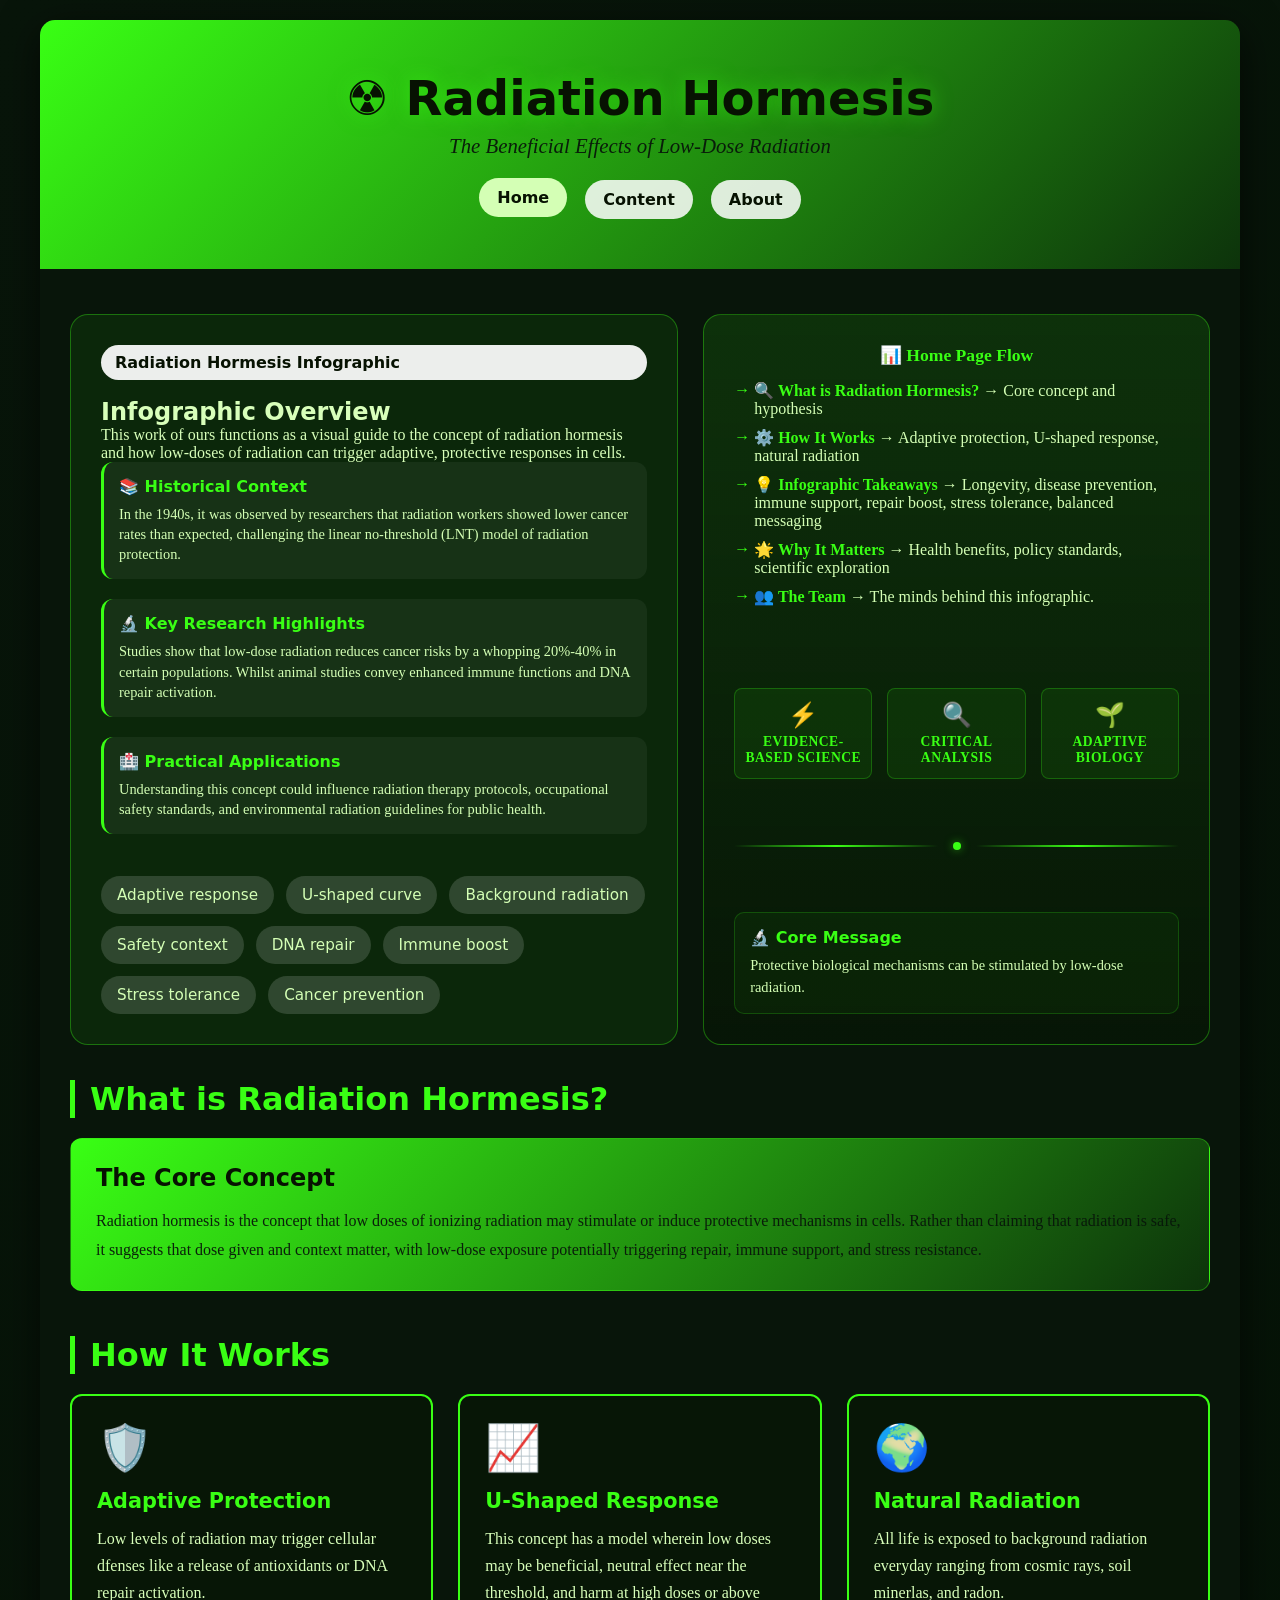
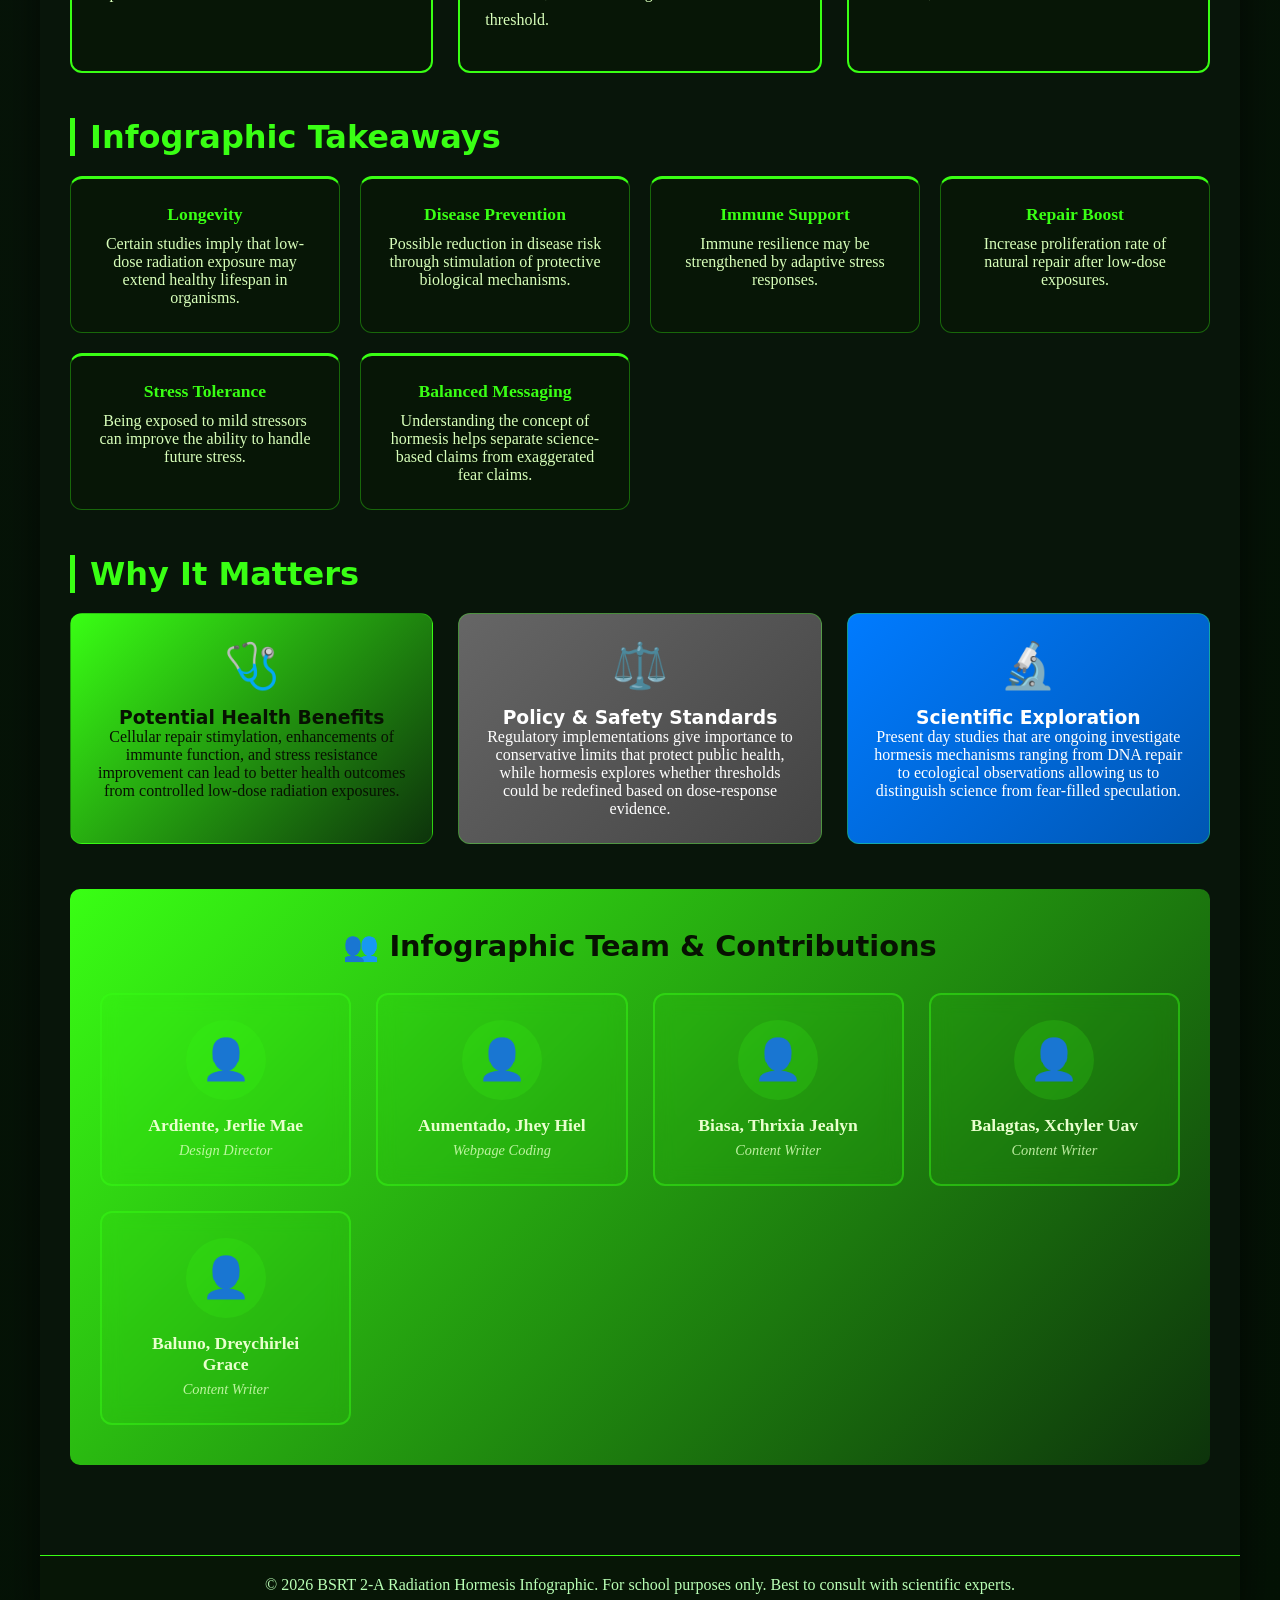
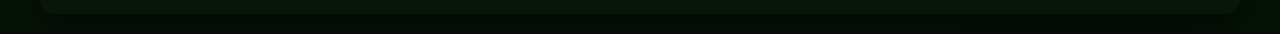
<file: index.html>
<!DOCTYPE html>
<html lang="en">
<head>
    <meta charset="UTF-8">
    <meta name="viewport" content="width=device-width, initial-scale=1.0">
    <title>Radiation Hormesis - Overview</title>
    <link rel="stylesheet" href="style.css">
</head>
<body>
    <div class="container">
        <div class="header">
            <h1>☢️ Radiation Hormesis</h1>
            <p>The Beneficial Effects of Low-Dose Radiation</p>
            <nav class="main-nav">
                <a href="index.html" class="active">Home</a>
                <a href="content.html">Content</a>
                <a href="about.html">About</a>
            </nav>
        </div>

        <div class="content">
            <div class="hero-grid">
                <div class="hero-card">
                    <span class="hero-badge">Radiation Hormesis Infographic</span>
                    <h2>Infographic Overview</h2>
                    <p>This work of ours functions as a visual guide to the concept of radiation hormesis and how low-doses of radiation can trigger adaptive, protective responses in cells.</p>
                    
                    <div class="overview-section">
                        <h4>📚 Historical Context</h4>
                        <p>In the 1940s, it was observed by researchers that radiation workers showed lower cancer rates than expected, challenging the linear no-threshold (LNT) model of radiation protection.</p>
                    </div>
                    
                    <div class="overview-section">
                        <h4>🔬 Key Research Highlights</h4>
                        <p>Studies show that low-dose radiation reduces cancer risks by a whopping 20%-40% in certain populations. Whilst animal studies convey enhanced immune functions and DNA repair activation.</p>
                    </div>
                    
                    <div class="overview-section">
                        <h4>🏥 Practical Applications</h4>
                        <p>Understanding this concept could influence radiation therapy protocols, occupational safety standards, and environmental radiation guidelines for public health.</p>
                    </div>
                    
                    <div class="fact-list">
                        <span class="fact-pill">Adaptive response</span>
                        <span class="fact-pill">U-shaped curve</span>
                        <span class="fact-pill">Background radiation</span>
                        <span class="fact-pill">Safety context</span>
                        <span class="fact-pill">DNA repair</span>
                        <span class="fact-pill">Immune boost</span>
                        <span class="fact-pill">Stress tolerance</span>
                        <span class="fact-pill">Cancer prevention</span>
                    </div>
                </div>
                <div class="hero-card hero-highlight">
                    
                    <div class="mind-map">
                        <div class="mind-center">📊 Home Page Flow</div>
                        <div class="mind-branch">
                            <span>🔍 What is Radiation Hormesis?</span> → Core concept and hypothesis
                        </div>
                        <div class="mind-branch">
                            <span>⚙️ How It Works</span> → Adaptive protection, U-shaped response, natural radiation
                        </div>
                        <div class="mind-branch">
                            <span>💡 Infographic Takeaways</span> → Longevity, disease prevention, immune support, repair boost, stress tolerance, balanced messaging
                        </div>
                        <div class="mind-branch">
                            <span>🌟 Why It Matters</span> → Health benefits, policy standards, scientific exploration
                        </div>
                        <div class="mind-branch">
                            <span>👥 The Team</span> → The minds behind this infographic.
                        </div>
                    </div>
                    
                    <div class="design-element">
                        <div class="design-accent">
                            <span class="accent-icon">⚡</span>
                            <span class="accent-text">Evidence-Based Science</span>
                        </div>
                        <div class="design-accent">
                            <span class="accent-icon">🔍</span>
                            <span class="accent-text">Critical Analysis</span>
                        </div>
                        <div class="design-accent">
                            <span class="accent-icon">🌱</span>
                            <span class="accent-text">Adaptive Biology</span>
                        </div>
                    </div>
                    
                    <div class="visual-separator">
                        <div class="separator-line"></div>
                        <div class="separator-dot"></div>
                        <div class="separator-line"></div>
                    </div>
                    
                    <div class="key-insight">
                        <h4>🔬 Core Message</h4>
                        <p>Protective biological mechanisms can be stimulated by low-dose radiation.</p>
                    </div>
                </div>
            </div>

            <div class="section">
                <h2 class="section-title">What is Radiation Hormesis?</h2>
                <div class="mechanism">
                    <h3>The Core Concept</h3>
                    <p>Radiation hormesis is the concept that low doses of ionizing radiation may stimulate or induce protective mechanisms in cells. Rather than claiming that radiation is safe, it suggests that dose given and context matter, with low-dose exposure potentially triggering repair, immune support, and stress resistance.</p>
                </div>
            </div>

            <div class="section">
                <h2 class="section-title">How It Works</h2>
                <div class="context-grid">
                    <div class="context-card">
                        <div class="context-card-icon">🛡️</div>
                        <h3>Adaptive Protection</h3>
                        <p>Low levels of radiation may trigger cellular dfenses like a release of antioxidants or DNA repair activation.</p>
                    </div>
                    <div class="context-card">
                        <div class="context-card-icon">📈</div>
                        <h3>U-Shaped Response</h3>
                        <p>This concept has a model wherein low doses may be beneficial, neutral effect near the threshold, and harm at high doses or above threshold.</p>
                    </div>
                    <div class="context-card">
                        <div class="context-card-icon">🌍</div>
                        <h3>Natural Radiation</h3>
                        <p>All life is exposed to background radiation everyday ranging from cosmic rays, soil minerlas, and radon.</p>
                    </div>
                </div>
            </div>

            <div class="section">
                <h2 class="section-title">Infographic Takeaways</h2>
                <div class="benefits">
                    <div class="benefit-item">
                        <strong>Longevity</strong>
                        <p>Certain studies imply that low-dose radiation exposure may extend healthy lifespan in organisms.</p>
                    </div>
                    <div class="benefit-item">
                        <strong>Disease Prevention</strong>
                        <p>Possible reduction in disease risk through stimulation of protective biological mechanisms.</p>
                    </div>
                    <div class="benefit-item">
                        <strong>Immune Support</strong>
                        <p>Immune resilience may be strengthened by adaptive stress responses.</p>
                    </div>
                    <div class="benefit-item">
                        <strong>Repair Boost</strong>
                        <p>Increase proliferation rate of natural repair after low-dose exposures.</p>
                    </div>
                    <div class="benefit-item">
                        <strong>Stress Tolerance</strong>
                        <p>Being exposed to mild stressors can improve the ability to handle future stress.</p>
                    </div>
                    <div class="benefit-item">
                        <strong>Balanced Messaging</strong>
                        <p>Understanding the concept of hormesis helps separate science-based claims from exaggerated fear claims.</p>
                    </div>
                </div>
            </div>

            <div class="section">
                <h2 class="section-title">Why It Matters</h2>
                <div class="context-grid">
                    <div class="spotlight-panel health-spotlight">
                        <div class="context-card-icon" style="font-weight: bold;">🩺</div>
                        <h3>Potential Health Benefits</h3>
                        <p>Cellular repair stimylation, enhancements of immunte function, and stress resistance improvement can lead to better health outcomes from controlled low-dose radiation exposures.</p>
                    </div>
                    <div class="spotlight-panel policy-spotlight">
                        <div class="context-card-icon" style="font-weight: bold;">⚖️</div>
                        <h3>Policy & Safety Standards</h3>
                        <p>Regulatory implementations give importance to conservative limits that protect public health, while hormesis explores whether thresholds could be redefined based on dose-response evidence.</p>
                    </div>
                    <div class="spotlight-panel science-spotlight">
                        <div class="context-card-icon" style="font-weight: bold;">🔬</div>
                        <h3>Scientific Exploration</h3>
                        <p>Present day studies that are ongoing investigate hormesis mechanisms ranging from DNA repair to ecological observations allowing us to distinguish science from fear-filled speculation.</p>
                    </div>
                </div>
            </div>

            <div class="section members-section">
                <h2>👥 Infographic Team & Contributions</h2>
                <div class="members-grid">
                    <div class="member-card">
                        <div class="member-avatar">👤</div>
                        <div class="member-name">Ardiente, Jerlie Mae</div>
                        <div class="member-role">Design Director</div>
                    </div>
                    <div class="member-card">
                        <div class="member-avatar">👤</div>
                        <div class="member-name">Aumentado, Jhey Hiel</div>
                        <div class="member-role">Webpage Coding</div>
                    </div>
                    <div class="member-card">
                        <div class="member-avatar">👤</div>
                        <div class="member-name">Biasa, Thrixia Jealyn</div>
                        <div class="member-role">Content Writer</div>
                    </div>
                    <div class="member-card">
                        <div class="member-avatar">👤</div>
                        <div class="member-name">Balagtas, Xchyler Uav</div>
                        <div class="member-role">Content Writer</div>
                    </div>
                    <div class="member-card">
                        <div class="member-avatar">👤</div>
                        <div class="member-name">Baluno, Dreychirlei Grace</div>
                        <div class="member-role">Content Writer</div>
                    </div>
                </div>
            </div>
        </div>

        <div class="footer">
            <p>&copy; 2026 BSRT 2-A Radiation Hormesis Infographic. For school purposes only. Best to consult with scientific experts.</p>
        </div>
    </div>
</body>
</html>
</file>
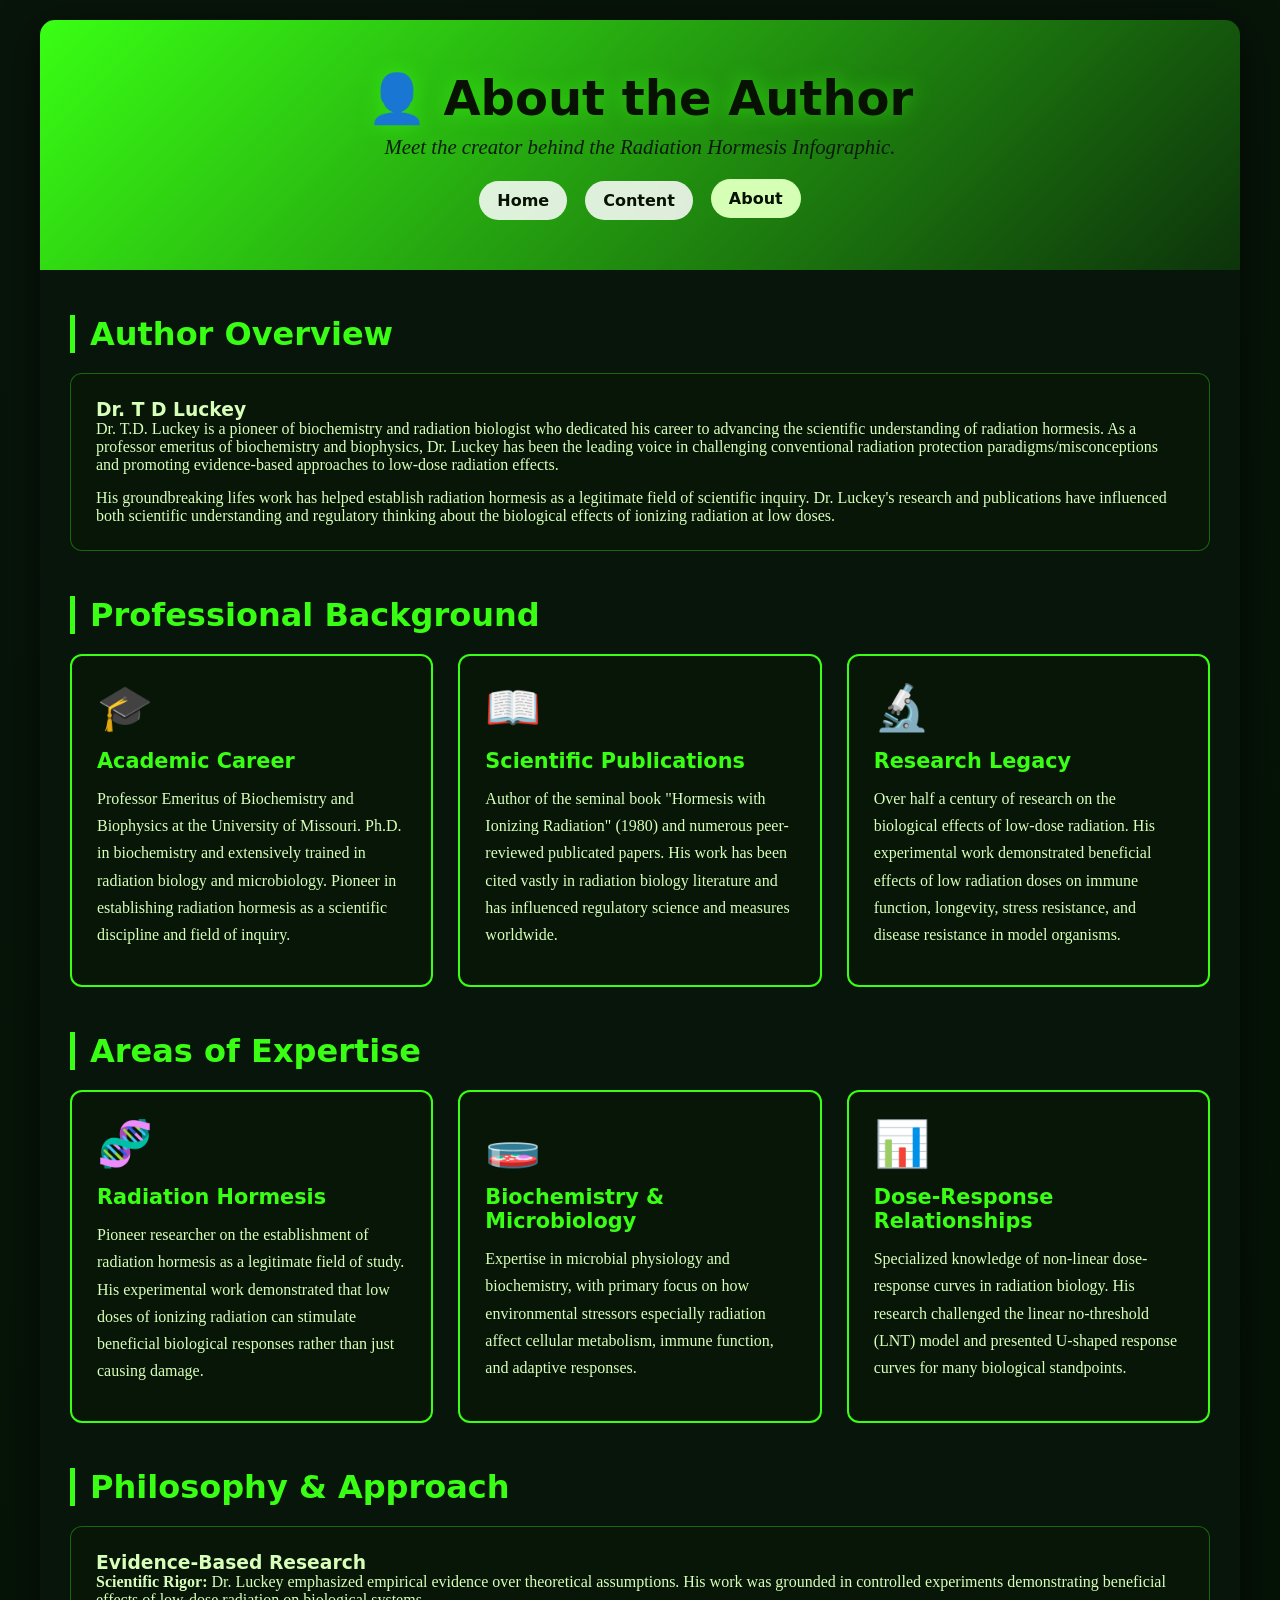
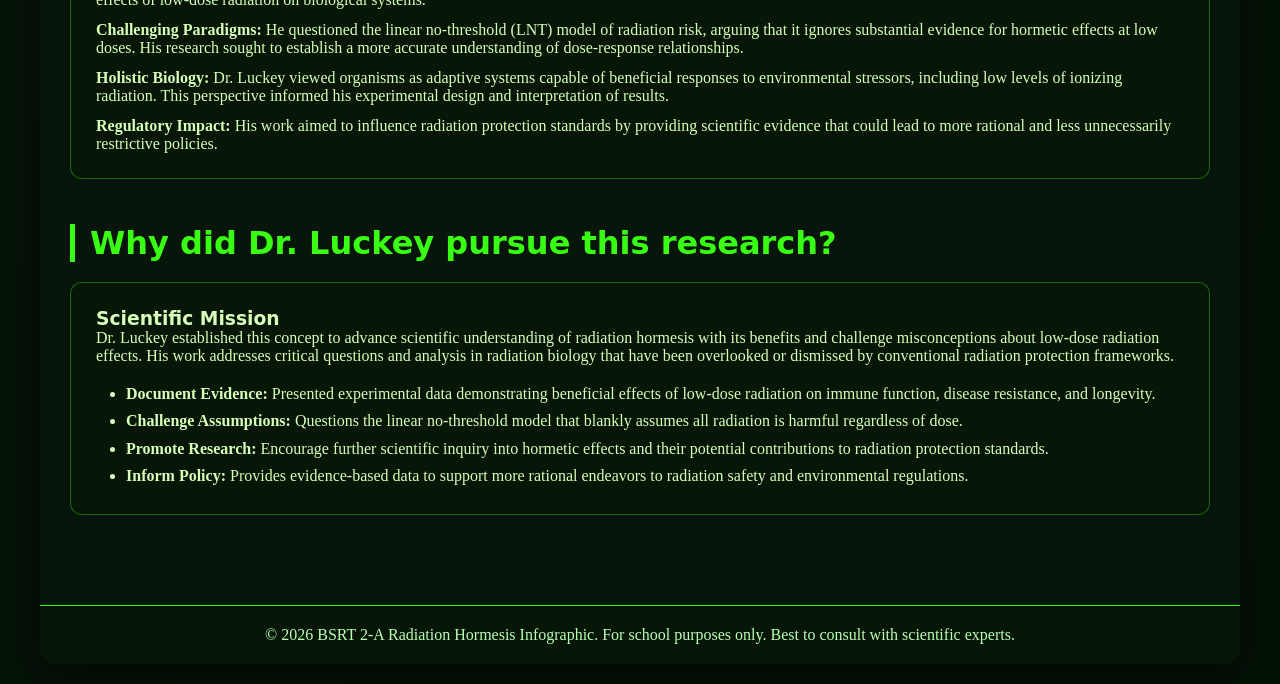
<file: about.html>
<!DOCTYPE html>
<html lang="en">
<head>
    <meta charset="UTF-8">
    <meta name="viewport" content="width=device-width, initial-scale=1.0">
    <title>About the Author</title>
    <link rel="stylesheet" href="style.css">
</head>
<body>
    <div class="container">
        <div class="header">
            <h1>👤 About the Author</h1>
            <p>Meet the creator behind the Radiation Hormesis Infographic.</p>
            <nav class="main-nav">
                <a href="index.html">Home</a>
                <a href="content.html">Content</a>
                <a href="about.html" class="active">About</a>
            </nav>
        </div>

        <div class="content">
            <div class="section">
                <h2 class="section-title">Author Overview</h2>
                <div class="card">
                    <h3>Dr. T D Luckey</h3>
                    <p>Dr. T.D. Luckey is a pioneer of biochemistry and radiation biologist who dedicated his career to advancing the scientific understanding of radiation hormesis. As a professor emeritus of biochemistry and biophysics, Dr. Luckey has been the leading voice in challenging conventional radiation protection paradigms/misconceptions and promoting evidence-based approaches to low-dose radiation effects.</p>
                    <p style="margin-top: 15px;">His groundbreaking lifes work has helped establish radiation hormesis as a legitimate field of scientific inquiry. Dr. Luckey's research and publications have influenced both scientific understanding and regulatory thinking about the biological effects of ionizing radiation at low doses.</p>
                </div>
            </div>

            <div class="section">
                <h2 class="section-title">Professional Background</h2>
                <div class="context-grid">
                    <div class="context-card">
                        <div class="context-card-icon">🎓</div>
                        <h3>Academic Career</h3>
                        <p>Professor Emeritus of Biochemistry and Biophysics at the University of Missouri. Ph.D. in biochemistry and extensively trained in radiation biology and microbiology. Pioneer in establishing radiation hormesis as a scientific discipline and field of inquiry.</p>
                    </div>
                    <div class="context-card">
                        <div class="context-card-icon">📖</div>
                        <h3>Scientific Publications</h3>
                        <p>Author of the seminal book "Hormesis with Ionizing Radiation" (1980) and numerous peer-reviewed publicated papers. His work has been cited vastly in radiation biology literature and has influenced regulatory science and measures worldwide.</p>
                    </div>
                    <div class="context-card">
                        <div class="context-card-icon">🔬</div>
                        <h3>Research Legacy</h3>
                        <p>Over half a century of research on the biological effects of low-dose radiation. His experimental work demonstrated beneficial effects of low radiation doses on immune function, longevity, stress resistance, and disease resistance in model organisms.</p>
                    </div>
                </div>
            </div>

            <div class="section">
                <h2 class="section-title">Areas of Expertise</h2>
                <div class="context-grid">
                    <div class="context-card">
                        <div class="context-card-icon">🧬</div>
                        <h3>Radiation Hormesis</h3>
                        <p>Pioneer researcher on the establishment of radiation hormesis as a legitimate field of study. His experimental work demonstrated that low doses of ionizing radiation can stimulate beneficial biological responses rather than just causing damage.</p>
                    </div>
                    <div class="context-card">
                        <div class="context-card-icon">🧫</div>
                        <h3>Biochemistry & Microbiology</h3>
                        <p>Expertise in microbial physiology and biochemistry, with primary focus on how environmental stressors especially radiation affect cellular metabolism, immune function, and adaptive responses.</p>
                    </div>
                    <div class="context-card">
                        <div class="context-card-icon">📊</div>
                        <h3>Dose-Response Relationships</h3>
                        <p>Specialized knowledge of non-linear dose-response curves in radiation biology. His research challenged the linear no-threshold (LNT) model and presented U-shaped response curves for many biological standpoints.</p>
                    </div>
                </div>
            </div>

            <div class="section">
                <h2 class="section-title">Philosophy & Approach</h2>
                <div class="card">
                    <h3>Evidence-Based Research</h3>
                    <p><strong>Scientific Rigor:</strong> Dr. Luckey emphasized empirical evidence over theoretical assumptions. His work was grounded in controlled experiments demonstrating beneficial effects of low-dose radiation on biological systems.</p>
                    <p style="margin-top: 12px;"><strong>Challenging Paradigms:</strong> He questioned the linear no-threshold (LNT) model of radiation risk, arguing that it ignores substantial evidence for hormetic effects at low doses. His research sought to establish a more accurate understanding of dose-response relationships.</p>
                    <p style="margin-top: 12px;"><strong>Holistic Biology:</strong> Dr. Luckey viewed organisms as adaptive systems capable of beneficial responses to environmental stressors, including low levels of ionizing radiation. This perspective informed his experimental design and interpretation of results.</p>
                    <p style="margin-top: 12px;"><strong>Regulatory Impact:</strong> His work aimed to influence radiation protection standards by providing scientific evidence that could lead to more rational and less unnecessarily restrictive policies.</p>
                </div>
            </div>

            <div class="section">
                <h2 class="section-title">Why did Dr. Luckey pursue this research?</h2>
                <div class="card">
                    <h3>Scientific Mission</h3>
                    <p>Dr. Luckey established this concept to advance scientific understanding of radiation hormesis with its benefits and challenge misconceptions about low-dose radiation effects. His work addresses critical questions and analysis in radiation biology that have been overlooked or dismissed by conventional radiation protection frameworks.</p>
                    <ul style="margin-top: 15px; margin-left: 30px;">
                        <li><strong>Document Evidence:</strong> Presented experimental data demonstrating beneficial effects of low-dose radiation on immune function, disease resistance, and longevity.</li>
                        <li><strong>Challenge Assumptions:</strong> Questions the linear no-threshold model that blankly assumes all radiation is harmful regardless of dose.</li>
                        <li><strong>Promote Research:</strong> Encourage further scientific inquiry into hormetic effects and their potential contributions to radiation protection standards.</li>
                        <li><strong>Inform Policy:</strong> Provides evidence-based data to support more rational endeavors to radiation safety and environmental regulations.</li>
                    </ul>
                </div>
            </div>

        </div>

        <div class="footer">
            <p>&copy; 2026 BSRT 2-A Radiation Hormesis Infographic. For school purposes only. Best to consult with scientific experts.</p>
        </div>
    </div>
</body>
</html>
</file>
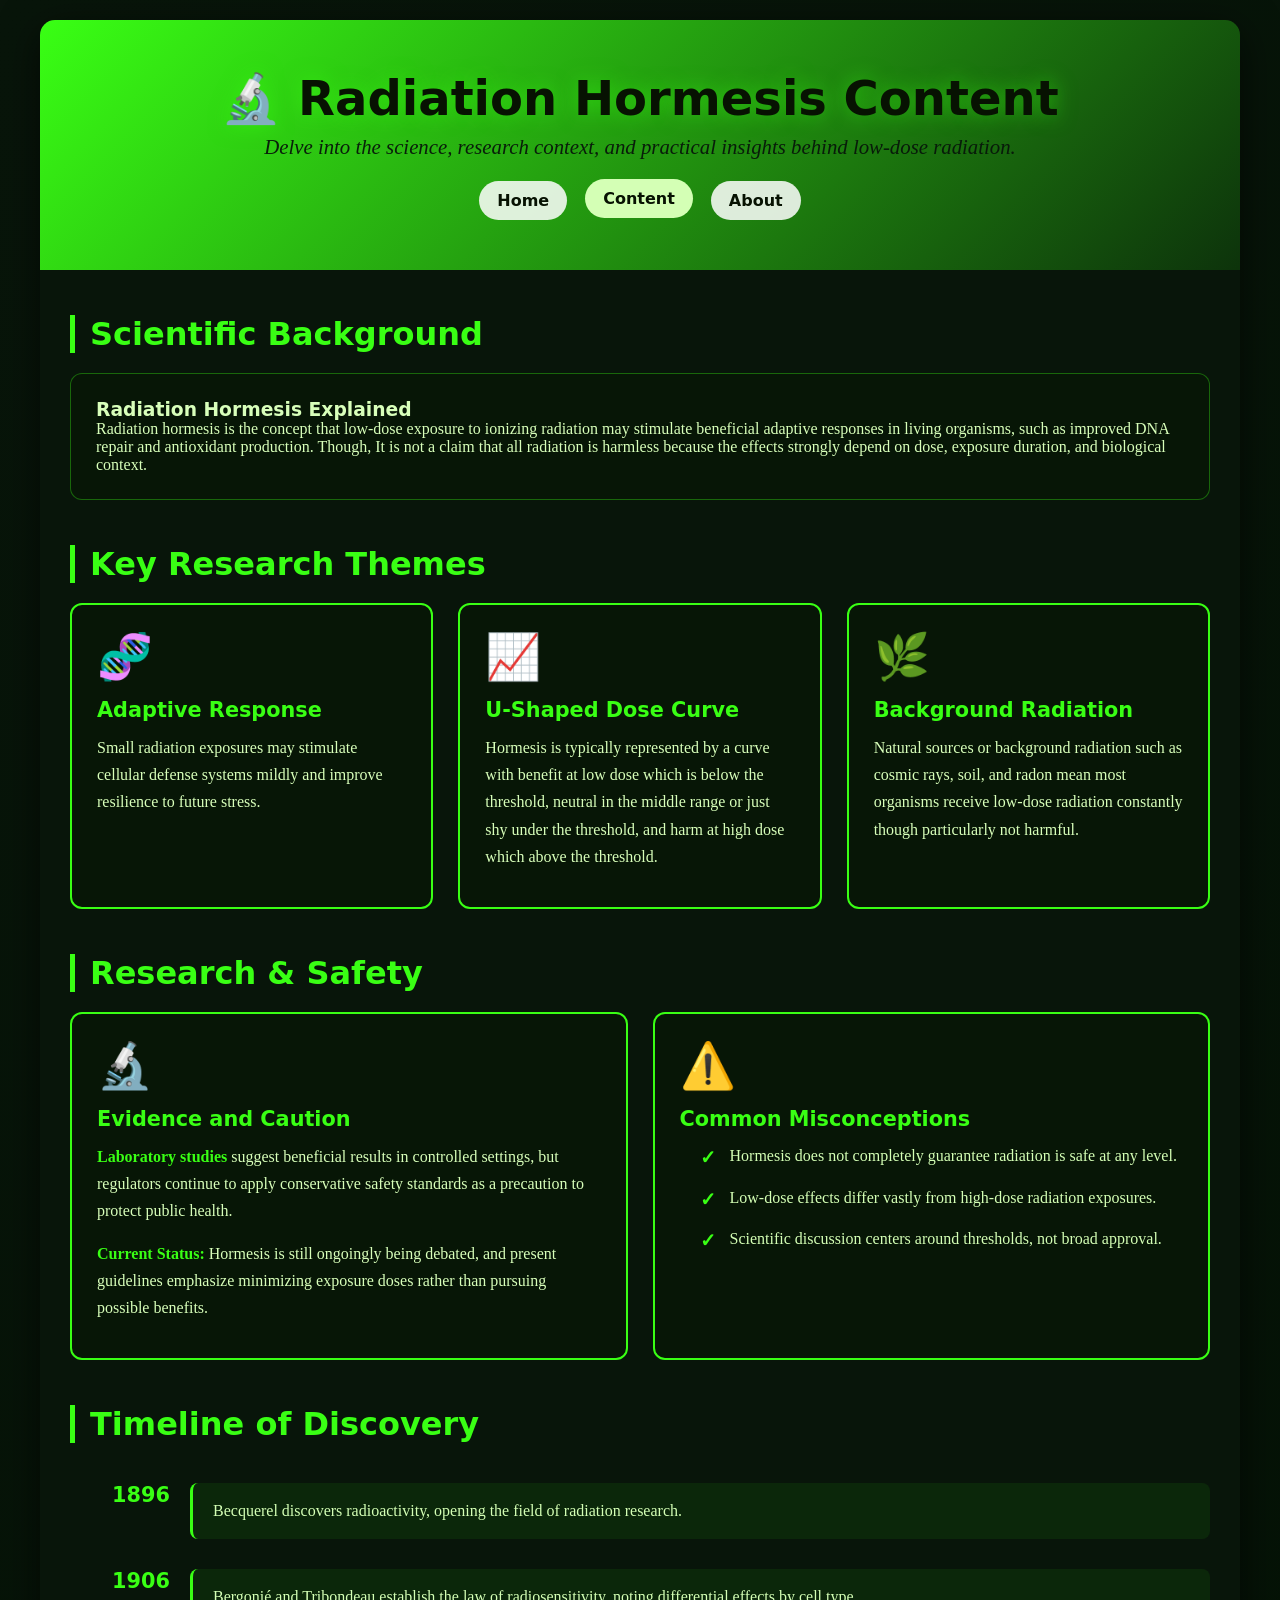
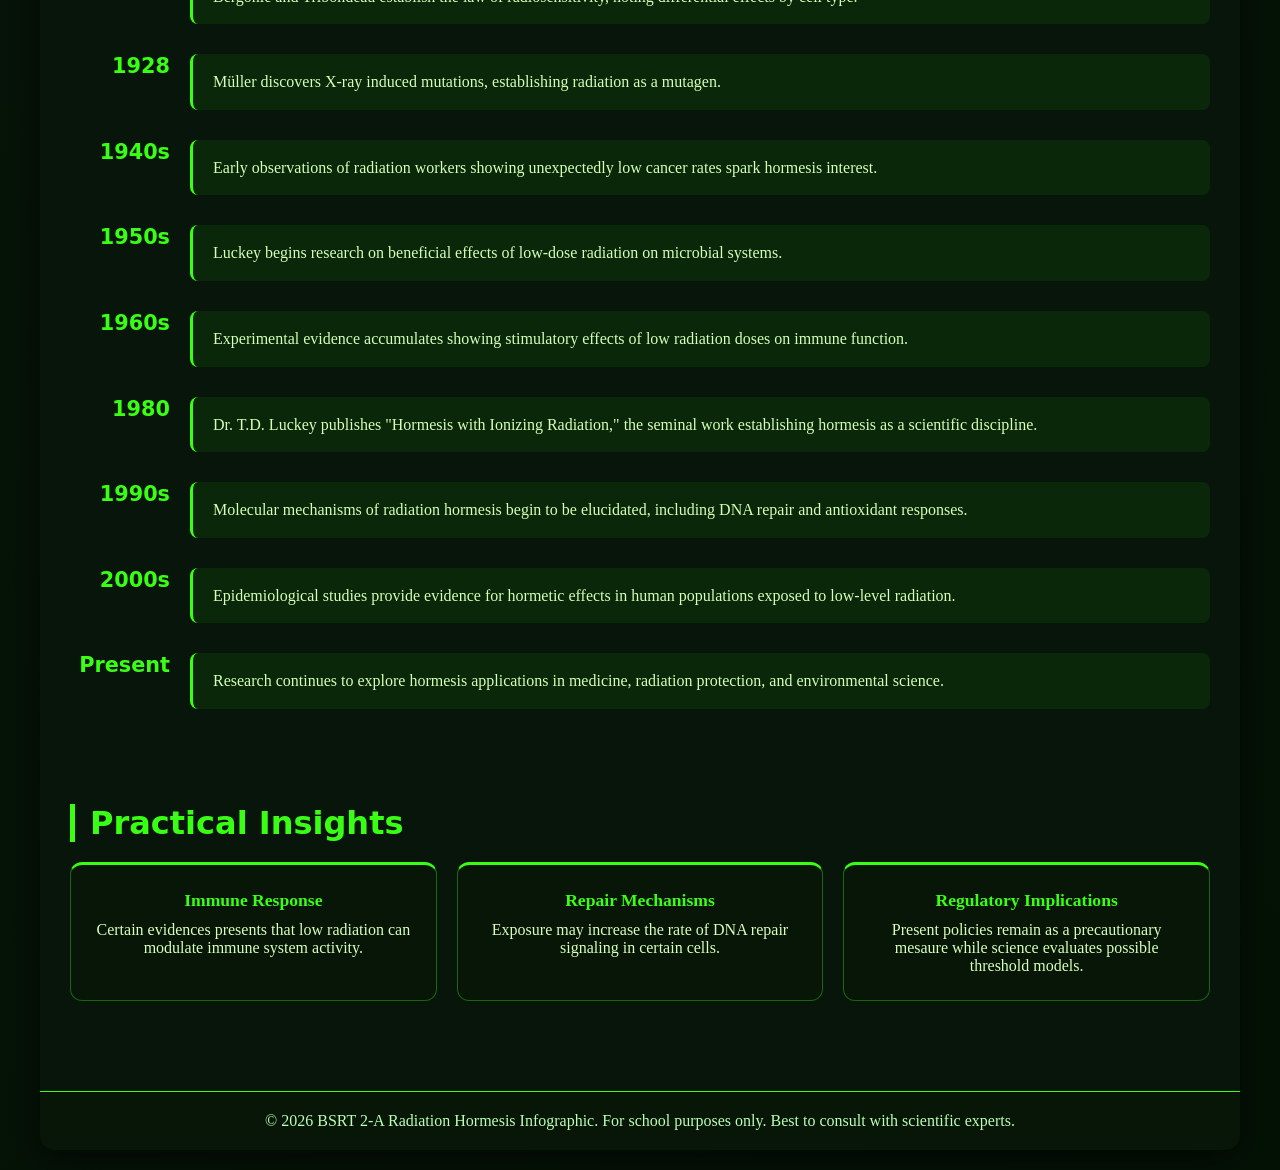
<file: content.html>
<!DOCTYPE html>
<html lang="en">
<head>
    <meta charset="UTF-8">
    <meta name="viewport" content="width=device-width, initial-scale=1.0">
    <title>Radiation Hormesis - Content</title>
    <link rel="stylesheet" href="style.css">
</head>
<body>
    <div class="container">
        <div class="header">
            <h1>🔬 Radiation Hormesis Content</h1>
            <p>Delve into the science, research context, and practical insights behind low-dose radiation.</p>
            <nav class="main-nav">
                <a href="index.html">Home</a>
                <a href="content.html" class="active">Content</a>
                <a href="about.html">About</a>
            </nav>
        </div>

        <div class="content">
            <div class="section">
                <h2 class="section-title">Scientific Background</h2>
                <div class="card">
                    <h3>Radiation Hormesis Explained</h3>
                    <p>Radiation hormesis is the concept that low-dose exposure to ionizing radiation may stimulate beneficial adaptive responses in living organisms, such as improved DNA repair and antioxidant production. Though, It is not a claim that all radiation is harmless because the effects strongly depend on dose, exposure duration, and biological context.</p>
                </div>
            </div>

            <div class="section">
                <h2 class="section-title">Key Research Themes</h2>
                <div class="context-grid">
                    <div class="context-card">
                        <div class="context-card-icon">🧬</div>
                        <h3>Adaptive Response</h3>
                        <p>Small radiation exposures may stimulate cellular defense systems mildly and improve resilience to future stress.</p>
                    </div>
                    <div class="context-card">
                        <div class="context-card-icon">📈</div>
                        <h3>U-Shaped Dose Curve</h3>
                        <p>Hormesis is typically represented by a curve with benefit at low dose which is below the threshold, neutral in the middle range or just shy under the threshold, and harm at high dose which above the threshold.</p>
                    </div>
                    <div class="context-card">
                        <div class="context-card-icon">🌿</div>
                        <h3>Background Radiation</h3>
                        <p>Natural sources or background radiation such as cosmic rays, soil, and radon mean most organisms receive low-dose radiation constantly though particularly not harmful.</p>
                    </div>
                </div>
            </div>

            <div class="section">
                <h2 class="section-title">Research & Safety</h2>
                <div class="context-grid">
                    <div class="context-card">
                        <div class="context-card-icon">🔬</div>
                        <h3>Evidence and Caution</h3>
                        <p><strong>Laboratory studies</strong> suggest beneficial results in controlled settings, but regulators continue to apply conservative safety standards as a precaution to protect public health.</p>
                        <p style="margin-top: 15px;"><strong>Current Status:</strong> Hormesis is still ongoingly being debated, and present guidelines emphasize minimizing exposure doses rather than pursuing possible benefits.</p>
                    </div>
                    <div class="context-card">
                        <div class="context-card-icon">⚠️</div>
                        <h3>Common Misconceptions</h3>
                        <ul class="references-list">
                            <li>Hormesis does not completely guarantee radiation is safe at any level.</li>
                            <li>Low-dose effects differ vastly from high-dose radiation exposures.</li>
                            <li>Scientific discussion centers around thresholds, not broad approval.</li>
                        </ul>
                    </div>
                </div>
            </div>

            <div class="section">
                <h2 class="section-title">Timeline of Discovery</h2>
                <div class="history">
                    <div class="timeline-item">
                        <div class="timeline-year">1896</div>
                        <div class="timeline-text">Becquerel discovers radioactivity, opening the field of radiation research.</div>
                    </div>
                    <div class="timeline-item">
                        <div class="timeline-year">1906</div>
                        <div class="timeline-text">Bergonié and Tribondeau establish the law of radiosensitivity, noting differential effects by cell type.</div>
                    </div>
                    <div class="timeline-item">
                        <div class="timeline-year">1928</div>
                        <div class="timeline-text">Müller discovers X-ray induced mutations, establishing radiation as a mutagen.</div>
                    </div>
                    <div class="timeline-item">
                        <div class="timeline-year">1940s</div>
                        <div class="timeline-text">Early observations of radiation workers showing unexpectedly low cancer rates spark hormesis interest.</div>
                    </div>
                    <div class="timeline-item">
                        <div class="timeline-year">1950s</div>
                        <div class="timeline-text">Luckey begins research on beneficial effects of low-dose radiation on microbial systems.</div>
                    </div>
                    <div class="timeline-item">
                        <div class="timeline-year">1960s</div>
                        <div class="timeline-text">Experimental evidence accumulates showing stimulatory effects of low radiation doses on immune function.</div>
                    </div>
                    <div class="timeline-item">
                        <div class="timeline-year">1980</div>
                        <div class="timeline-text">Dr. T.D. Luckey publishes "Hormesis with Ionizing Radiation," the seminal work establishing hormesis as a scientific discipline.</div>
                    </div>
                    <div class="timeline-item">
                        <div class="timeline-year">1990s</div>
                        <div class="timeline-text">Molecular mechanisms of radiation hormesis begin to be elucidated, including DNA repair and antioxidant responses.</div>
                    </div>
                    <div class="timeline-item">
                        <div class="timeline-year">2000s</div>
                        <div class="timeline-text">Epidemiological studies provide evidence for hormetic effects in human populations exposed to low-level radiation.</div>
                    </div>
                    <div class="timeline-item">
                        <div class="timeline-year">Present</div>
                        <div class="timeline-text">Research continues to explore hormesis applications in medicine, radiation protection, and environmental science.</div>
                    </div>
                </div>
            </div>

            <div class="section">
                <h2 class="section-title">Practical Insights</h2>
                <div class="benefits">
                    <div class="benefit-item">
                        <strong>Immune Response</strong>
                        <p>Certain evidences presents that low radiation can modulate immune system activity.</p>
                    </div>
                    <div class="benefit-item">
                        <strong>Repair Mechanisms</strong>
                        <p>Exposure may increase the rate of DNA repair signaling in certain cells.</p>
                    </div>
                    <div class="benefit-item">
                        <strong>Regulatory Implications</strong>
                        <p>Present policies remain as a precautionary mesaure while science evaluates possible threshold models.</p>
                    </div>
                </div>
            </div>
        </div>

        <div class="footer">
            <p>&copy; 2026 BSRT 2-A Radiation Hormesis Infographic. For school purposes only. Best to consult with scientific experts.</p>
        </div>
    </div>
</body>
</html>
</file>
<file: style.css>
* {
    margin: 0;
    padding: 0;
    box-sizing: border-box;
}

body {
    font-family: Merriweather, Merriweather, Georgia, "Times New Roman", serif;
    background: linear-gradient(135deg, #08150a 0%, #041205 100%);
    padding: 20px;
    min-height: 100vh;
    color: #d8ffba;
}

/* Titles and UI elements */
h1, h2, h3, h4, h5, h6, .hero-badge, .main-nav a, button, .fact-pill {
    font-family: Inter, Inter, system-ui, -apple-system, "Segoe UI", Roboto, "Helvetica Neue", Arial, sans-serif;
}

.container {
    max-width: 1200px;
    margin: 0 auto;
    background: #08150a;
    border-radius: 15px;
    box-shadow: 0 10px 40px rgba(0, 0, 0, 0.6);
    overflow: hidden;
}

.header {
    background: linear-gradient(135deg, #39ff14 0%, #0d330b 100%);
    color: #071202;
    padding: 50px 30px;
    text-align: center;
}

.header h1 {
    font-size: 3em;
    margin-bottom: 8px;
    text-shadow: 0 0 20px rgba(57, 255, 20, 0.5);
}

.header p {
    font-size: 1.3em;
    opacity: 0.95;
    font-style: italic;
    color: #08170a;
}

.main-nav {
    display: flex;
    justify-content: center;
    align-items: center;
    gap: 18px;
    flex-wrap: wrap;
    margin-top: 22px;
}

.main-nav a {
    display: inline-block;
    padding: 10px 18px;
    border-radius: 999px;
    background: rgba(255, 255, 255, 0.85);
    color: #071202;
    text-decoration: none;
    font-weight: 600;
    transition: transform 0.2s ease, background 0.2s ease;
}

.main-nav a:hover,
.main-nav a.active {
    transform: translateY(-2px);
    background: #d4ffb5;
}

.content {
    padding: 45px 30px;
}

.section {
    margin-bottom: 45px;
}

.section-title {
    font-size: 2em;
    color: #39ff14;
    margin-bottom: 20px;
    border-left: 5px solid #39ff14;
    padding-left: 15px;
}

.mechanism,
.card,
.benefit-item,
.context-card,
.member-card {
    border-radius: 12px;
    padding: 25px;
    background: #071606;
    border: 1px solid rgba(57, 255, 20, 0.35);
}

.mechanism {
    background: linear-gradient(135deg, #39ff14 0%, #0d330b 100%);
    color: #071202;
}

.mechanism h3 {
    font-size: 1.5em;
    margin-bottom: 15px;
    color: #071202;
}

.mechanism p {
    line-height: 1.8;
    opacity: 0.95;
    color: #08170a;
}

.benefits {
    display: grid;
    grid-template-columns: repeat(auto-fit, minmax(220px, 1fr));
    gap: 20px;
}

.benefit-item {
    border-top: 3px solid #39ff14;
    text-align: center;
    transition: transform 0.2s ease, box-shadow 0.2s ease;
}

.benefit-item:hover,
.context-card:hover,
.member-card:hover {
    transform: translateY(-4px);
    box-shadow: 0 18px 40px rgba(57, 255, 20, 0.12);
}

.benefit-item strong {
    color: #39ff14;
    display: block;
    font-size: 1.1em;
    margin-bottom: 10px;
}

.hero-grid {
    display: grid;
    grid-template-columns: 1.2fr 1fr;
    gap: 25px;
    margin-bottom: 35px;
}

.hero-card {
    background: rgba(57, 255, 20, 0.08);
    border: 1px solid rgba(57, 255, 20, 0.35);
    padding: 30px;
    border-radius: 18px;
    display: flex;
    flex-direction: column;
    justify-content: space-between;
}

.hero-card.hero-highlight {
    background: linear-gradient(180deg, rgba(57, 255, 20, 0.12), rgba(7, 22, 6, 0.9));
}

.hero-badge {
    display: inline-block;
    margin-bottom: 18px;
    padding: 8px 14px;
    border-radius: 999px;
    background: rgba(255, 255, 255, 0.92);
    color: #071202;
    font-weight: 700;
}

.hero-stat {
    background: rgba(255, 255, 255, 0.12);
    border: 1px solid rgba(255, 255, 255, 0.18);
    border-radius: 14px;
    padding: 18px;
    margin-top: 18px;
}

.hero-stat strong {
    display: block;
    font-size: 1.1em;
    color: #d4ffb5;
    margin-bottom: 6px;
}

.hero-stat p {
    color: #d4ffb5;
    opacity: 0.95;
}

.design-element {
    display: flex;
    justify-content: space-between;
    gap: 15px;
    margin-top: 20px;
    margin-bottom: 15px;
}

.design-accent {
    display: flex;
    flex-direction: column;
    align-items: center;
    text-align: center;
    flex: 1;
    padding: 12px 8px;
    background: rgba(57, 255, 20, 0.08);
    border-radius: 8px;
    border: 1px solid rgba(57, 255, 20, 0.25);
}

.accent-icon {
    font-size: 1.5em;
    margin-bottom: 5px;
    display: block;
}

.accent-text {
    font-size: 0.85em;
    font-weight: 600;
    color: #39ff14;
    text-transform: uppercase;
    letter-spacing: 0.5px;
}

.visual-separator {
    display: flex;
    align-items: center;
    justify-content: center;
    margin: 15px 0;
}

.separator-line {
    flex: 1;
    height: 2px;
    background: linear-gradient(90deg, transparent, #39ff14, transparent);
}

.separator-dot {
    width: 8px;
    height: 8px;
    background: #39ff14;
    border-radius: 50%;
    margin: 0 15px;
    box-shadow: 0 0 8px rgba(57, 255, 20, 0.5);
}

.key-insight {
    background: rgba(57, 255, 20, 0.05);
    border: 1px solid rgba(57, 255, 20, 0.2);
    border-radius: 10px;
    padding: 15px;
    margin-top: 15px;
}

.key-insight h4 {
    color: #39ff14;
    margin-bottom: 8px;
    font-size: 1em;
    font-weight: 600;
}

.key-insight p {
    color: #d4ffb5;
    font-size: 0.9em;
    line-height: 1.5;
    margin: 0;
}

.overview-section {
    margin-bottom: 20px;
    padding: 15px;
    background: rgba(255, 255, 255, 0.05);
    border-radius: 12px;
    border-left: 3px solid #39ff14;
}

.overview-section h4 {
    color: #39ff14;
    margin-bottom: 8px;
    font-size: 1em;
    font-weight: 600;
}

.overview-section p {
    color: #d4ffb5;
    font-size: 0.9em;
    line-height: 1.4;
    margin: 0;
}

.mind-map {
    text-align: left;
    margin-bottom: 20px;
}

.mind-center {
    font-weight: bold;
    font-size: 1.1em;
    color: #39ff14;
    margin-bottom: 15px;
    text-align: center;
}

.mind-branch {
    margin-bottom: 10px;
    padding-left: 20px;
    position: relative;
    color: #d4ffb5;
}

.mind-branch::before {
    content: '→';
    position: absolute;
    left: 0;
    color: #39ff14;
}

.mind-branch span {
    font-weight: bold;
    color: #39ff14;
}

.fact-list {
    display: flex;
    flex-wrap: wrap;
    gap: 12px;
    margin-top: 22px;
}

.fact-pill {
    background: rgba(255, 255, 255, 0.15);
    color: #d4ffb5;
    padding: 10px 16px;
    border-radius: 999px;
    font-size: 0.95em;
}

.context-card {
    text-align: left;
    background: #071606;
    border: 2px solid #39ff14;
    transition: transform 0.2s ease, box-shadow 0.2s ease;
    border-radius: 12px;
    padding: 25px;
}

.context-card-icon {
    font-size: 2.8em;
    margin-bottom: 15px;
    display: block;
}

.context-card h3 {
    color: #39ff14;
    margin-bottom: 12px;
    font-size: 1.3em;
}

.context-card p {
    line-height: 1.7;
    margin-bottom: 12px;
}

.context-card strong {
    color: #39ff14;
}

.context-grid,
.members-grid {
    display: grid;
    gap: 25px;
}

.context-grid {
    grid-template-columns: repeat(auto-fit, minmax(300px, 1fr));
}

.spotlight-panel {
    border-radius: 12px;
    padding: 25px;
    background: #071606;
    border: 1px solid rgba(57, 255, 20, 0.35);
    text-align: center;
    transition: transform 0.2s ease, box-shadow 0.2s ease;
}

.spotlight-panel:hover {
    transform: translateY(-4px);
    box-shadow: 0 18px 40px rgba(57, 255, 20, 0.12);
}

.health-spotlight {
    background: linear-gradient(135deg, #39ff14 0%, #0d330b 100%);
    color: #071202;
}

.policy-spotlight {
    background: linear-gradient(135deg, #666 0%, #444 100%);
    color: #fff;
}

.science-spotlight {
    background: linear-gradient(135deg, #007bff 0%, #0056b3 100%);
    color: #fff;
}

.members-section {
    background: linear-gradient(135deg, #39ff14 0%, #0d330b 100%);
    padding: 40px 30px;
    border-radius: 10px;
    color: #071202;
}

.members-section h2 {
    font-size: 1.8em;
    margin-bottom: 30px;
    text-align: center;
    color: #071202;
}

.members-grid {
    display: grid;
    grid-template-columns: repeat(auto-fit, minmax(220px, 1fr));
    gap: 25px;
}

.member-card {
    background: rgba(57, 255, 20, 0.08);
    border: 2px solid rgba(57, 255, 20, 0.45);
    text-align: center;
    backdrop-filter: blur(10px);
}

.member-avatar {
    width: 80px;
    height: 80px;
    background: rgba(57, 255, 20, 0.18);
    border-radius: 50%;
    margin: 0 auto 15px;
    display: flex;
    align-items: center;
    justify-content: center;
    font-size: 2.5em;
}

.member-name {
    font-weight: bold;
    font-size: 1.1em;
    margin-bottom: 6px;
    color: #e9ffce;
}

.member-role {
    font-size: 0.9em;
    opacity: 0.85;
    font-style: italic;
    color: #d6ffb8;
}

.footer {
    background: #071606;
    padding: 20px 30px;
    text-align: center;
    color: #b9ffb5;
    border-top: 1px solid #39ff14;
}

ol,
ul {
    margin-left: 20px;
    line-height: 1.7;
}

.references-list {
    list-style: none;
    padding-left: 0;
}

.references-list li {
    margin-bottom: 16px;
    padding-left: 30px;
    position: relative;
    color: #d4ffb5;
    line-height: 1.6;
}

.references-list li::before {
    content: '✓';
    position: absolute;
    left: 0;
    color: #39ff14;
    font-weight: bold;
    font-size: 1.2em;
}

/* Timeline styles */
.history {
    position: relative;
    padding: 20px 0;
}

.timeline-item {
    display: flex;
    margin-bottom: 30px;
    position: relative;
    padding-left: 120px;
}

.timeline-year {
    position: absolute;
    left: 0;
    top: 0;
    font-weight: bold;
    font-size: 1.3em;
    color: #39ff14;
    width: 100px;
    text-align: right;
    font-family: Inter, Inter, system-ui, -apple-system, "Segoe UI", Roboto, "Helvetica Neue", Arial, sans-serif;
}

.timeline-text {
    background: rgba(57, 255, 20, 0.08);
    border-left: 3px solid #39ff14;
    padding: 15px 20px;
    border-radius: 8px;
    color: #d4ffb5;
    line-height: 1.6;
    flex: 1;
    transition: all 0.3s ease;
}

.timeline-item:hover .timeline-text {
    background: rgba(57, 255, 20, 0.15);
    box-shadow: 0 8px 20px rgba(57, 255, 20, 0.1);
}

@media (max-width: 768px) {
    .header h1 {
        font-size: 2.2em;
    }

    .content {
        padding: 30px 20px;
    }

    .hero-grid {
        grid-template-columns: 1fr;
    }
}
</file>
